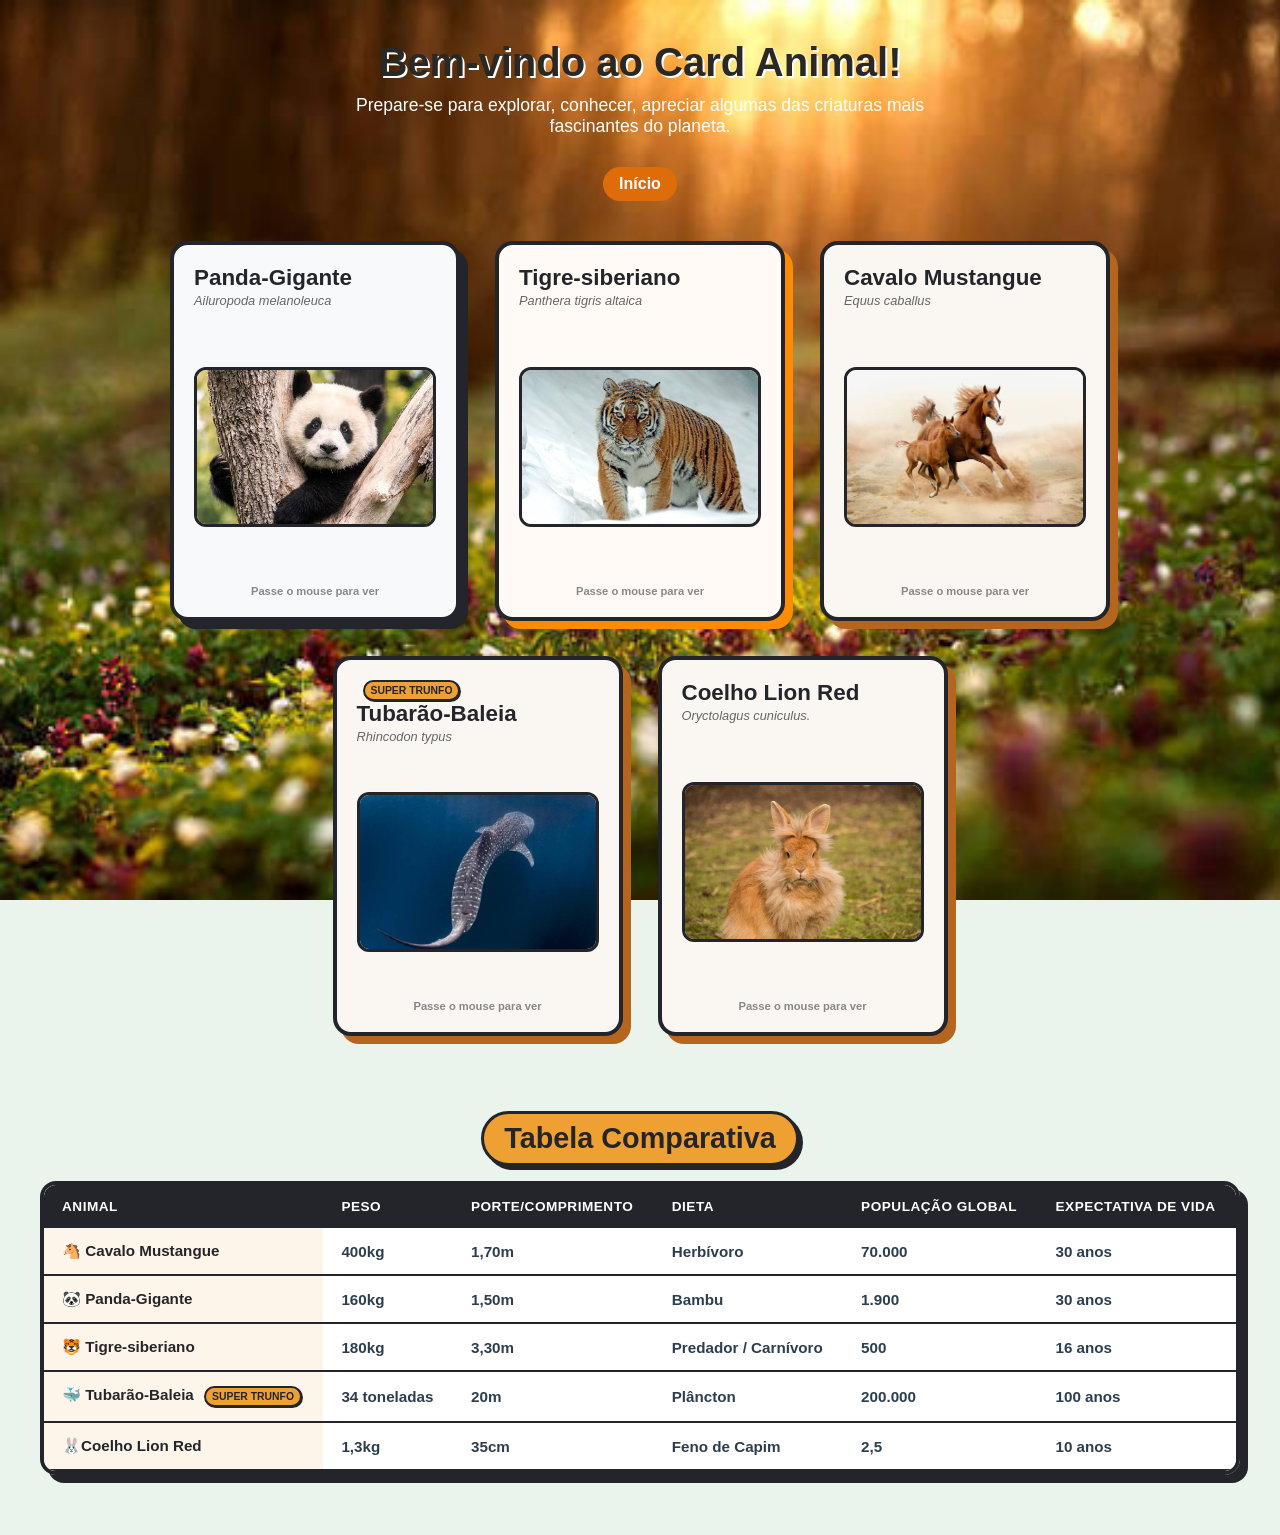
<file: index.html>
<!DOCTYPE html>
<html lang="pt-BR">
<head>
    <meta charset="UTF-8">
    <meta name="viewport" content="width=device-width, initial-scale=1.0">
    <title>Super Trunfo</title>
    <link rel="stylesheet" href="index.css">
</head>
<body>
    <div class="boas-vindas">
        <section class="conteudo-inicio">
            <h1>Bem-vindo ao Card Animal!</h1>
            <p>Prepare-se para explorar, conhecer, apreciar algumas das criaturas mais fascinantes do planeta.</p>
        </section>
    </div> 

    <header class="topo">
        <nav class="menu">
            <a href="index.html" class="link">Início</a>
        </nav>
    </header>

    <main class="container">
        
        <!-- Panda-Gigante -->
        <section class="box-card panda">
            <article class="card">
                <div class="frente">
                    <header class="titulo">
                        <h1>Panda-Gigante</h1>
                        <p>Ailuropoda melanoleuca</p>
                    </header>
                    <figure class="foto">
                        <img src="imagens/panda.jpeg" alt="Panda-Gigante">
                    </figure>
                    <small class="aviso">Passe o mouse para ver</small>
                </div>
                <div class="verso">
                    <h2 class="subtitulo">Ficha Técnica</h2>
                    <dl class="lista">
                        <div class="item"><dt>Peso / Porte</dt> <dd><strong>160kg / 1,50m</strong></dd></div>
                        <div class="item"><dt>Dieta</dt> <dd><strong>Bambu</strong></dd></div>
                        <div class="item"><dt>População</dt> <dd><strong>1.900 na China</strong></dd></div>
                        <div class="item"><dt>Território</dt> <dd><strong>China</strong></dd></div>
                        <div class="item"><dt>Expectativa</dt> <dd><strong>30 anos</strong></dd></div>
                    </dl>
                </div>
            </article>
        </section>

        <!-- Tigre-siberiano -->
        <section class="box-card tigre">
            <article class="card">
                <div class="frente">
                    <header class="titulo">
                        <h1>Tigre-siberiano</h1> 
                        <p>Panthera tigris altaica</p>
                    </header>
                    <figure class="foto">
                        <img src="imagens/tigre.jpeg" alt="Tigre-siberiano">
                    </figure>
                    <small class="aviso">Passe o mouse para ver</small>
                </div>
                <div class="verso">
                    <h2 class="subtitulo">Ficha Técnica</h2>
                    <dl class="lista">
                        <div class="item"><dt>Peso / Porte</dt> <dd><strong>180kg / 3,30m</strong></dd></div>
                        <div class="item"><dt>Dieta</dt> <dd><strong>Predador</strong></dd></div>
                        <div class="item"><dt>População</dt> <dd><strong>500 nat.</strong></dd></div>
                        <div class="item"><dt>Território</dt> <dd><strong>Leste da Rússia</strong></dd></div>
                        <div class="item"><dt>Expectativa</dt> <dd><strong>16 anos</strong></dd></div>
                    </dl>
                </div>
            </article>
        </section>

        <!-- Cavalo Mustangue -->
        <section class="box-card cavalo">
            <article class="card">
                <div class="frente">
                    <header class="titulo">
                        <h1>Cavalo Mustangue</h1> 
                        <p>Equus caballus</p>
                    </header>
                    <figure class="foto">
                        <img src="imagens/cavalo.jpeg" alt="Cavalo Mustangue correndo livre">
                    </figure>
                    <small class="aviso">Passe o mouse para ver</small>
                </div>
                <div class="verso">
                    <h2 class="subtitulo">Ficha Técnica</h2>
                    <dl class="lista">
                        <div class="item"><dt>Peso / Porte</dt> <dd><strong>400kg / 1,70m</strong></dd></div>
                        <div class="item"><dt>Dieta</dt> <dd><strong>Herbívoro</strong></dd></div>
                        <div class="item"><dt>População</dt> <dd><strong>70.000 nat.</strong></dd></div>
                        <div class="item"><dt>Território</dt> <dd><strong>Nevada (EUA)</strong></dd></div>
                        <div class="item"><dt>Expectativa</dt> <dd><strong>30 anos</strong></dd></div>
                    </dl>
                </div>
            </article>
        </section>
        <!--Tubarão Baleia-->
             <section class="box-card tubarão">
            <article class="card">
                <div class="frente">
                    <header class="titulo">
                        <span class="trunfo">SUPER TRUNFO</span>
                        <h1>Tubarão-Baleia</h1>
                        <p>Rhincodon typus</p>
                    </header>
                    <figure class="foto">
                        <img src="imagens/tubarão.jpeg" alt="tubarão">
                    </figure>
                    <small class="aviso">Passe o mouse para ver</small>
                </div>
                <div class="verso">
                    <h2 class="subtitulo">Ficha Técnica</h2>
                    <dl class="lista">
                        <div class="item"><dt>Peso / Porte</dt> <dd><strong>34 toneladas / 20m</strong></dd></div>
                        <div class="item"><dt>Dieta</dt> <dd><strong>Plâncton</strong></dd></div>
                        <div class="item"><dt>População</dt> <dd><strong>200.000 nos oceanos</strong></dd></div>
                        <div class="item"><dt>Território</dt> <dd><strong> não é um animal territorial</strong></dd></div>
                        <div class="item"><dt>Expectativa</dt> <dd><strong>100 anos</strong></dd></div>
                    </dl>
                </div>
            </article>
        </section>
            <!--coelho-->
             <section class="box-card coelho">
            <article class="card">
                <div class="frente">
                    <header class="titulo">
                        <h1>Coelho Lion Red</h1>
                        <p>Oryctolagus cuniculus.</p>
                    </header>
                    <figure class="foto">
                        <img src="imagens/coelho.jpeg" alt="coelho">
                    </figure>
                    <small class="aviso">Passe o mouse para ver</small>
                </div>
                <div class="verso">
                    <h2 class="subtitulo">Ficha Técnica</h2>
                    <dl class="lista">
                        <div class="item"><dt>Peso / Porte</dt> <dd><strong>1,3kg / 35cm</strong></dd></div>
                        <div class="item"><dt>Dieta</dt> <dd><strong>Feno de Capim</strong></dd></div>
                        <div class="item"><dt>População</dt> <dd><strong> 2,5 milhões</strong></dd></div>
                        <div class="item"><dt>Território</dt> <dd><strong>Exclusivamente doméstico</strong></dd></div>
                        <div class="item"><dt>Expectativa</dt> <dd><strong>10 anos</strong></dd></div>
                    </dl>
                </div>
            </article>
        </section>
            <!-- Tabela Comparativa -->
    <section class="tabela-secao">
        <h2 class="tabela-titulo">Tabela Comparativa</h2>
        <div class="tabela-responsiva">
            <table class="tabela-animais">
                <thead>
                    <tr>
                        <th>Animal</th>
                        <th>Peso</th>
                        <th>Porte/Comprimento</th>
                        <th>Dieta</th>
                        <th>População Global</th>
                        <th>Expectativa de Vida</th>
                    </tr>
                </thead>
                <tbody>
                        <td class="animal-nome">🐴 Cavalo Mustangue</td>
                        <td>400kg</td>
                        <td>1,70m</td>
                        <td>Herbívoro</td>
                        <td>70.000</td>
                        <td>30 anos</td>
                    </tr>
                    <tr>
                        <td class="animal-nome">🐼 Panda-Gigante</td>
                        <td>160kg</td>
                        <td>1,50m</td>
                        <td>Bambu</td>
                        <td>1.900</td>
                        <td>30 anos</td>
                    </tr>
                    <tr>
                        <td class="animal-nome">🐯 Tigre-siberiano</td>
                        <td>180kg</td>
                        <td>3,30m</td>
                        <td>Predador / Carnívoro</td>
                        <td>500</td>
                        <td>16 anos</td>
                    </tr>
                     <tr>
                        <td class="animal-nome">🐳 Tubarão-Baleia <span class="trunfo">SUPER TRUNFO</span> </td>
                        <td>34 toneladas</td>
                        <td>20m</td>
                        <td>Plâncton</td>
                        <td>200.000</td>
                        <td>100 anos</td>
                    </tr>
                     <tr>
                        <td class="animal-nome">🐰Coelho Lion Red</td>
                        <td>1,3kg</td>
                        <td>35cm</td>
                        <td>Feno de Capim</td>
                        <td>2,5</td>
                        <td>10 anos</td>
                    </tr>
                </tbody>
            </table>
        </div>
    </section>
    </main>
</body>
</html>
</file>
<file: index.css>
* { 
    margin: 0; 
    padding: 0; 
    box-sizing: border-box; 
    font-family: 'Segoe UI', Roboto, Helvetica, Arial, sans-serif; 
} 

body { 
    background-image: url("imagens/fundo3.jpeg");
    background-color: #eaf4ec;
    background-size: cover;
    background-attachment: fixed;
    display: flex; 
    flex-direction: column;   
    align-items: center;      
    min-height: 100vh;
    padding: 40px 20px;       
    gap: 20px;                
} 
.boas-vindas {
    width: 100%;
    max-width: 600px;
    text-align: center;
    margin-bottom: 10px;
}

.conteudo-inicio h1 {
    font-size: 2.5rem;
    color: #2a2824;
    margin-bottom: 10px;
    text-shadow: 2px 2px 0px #ffffff;
}

.conteudo-inicio p {
    font-size: 1.1rem;
    color: #ffffff;
}

.menu {
    display: flex;
    justify-content: center;
    gap: 15px;
}

.link {
    color: #ffffff;
    text-decoration: none;
    font-weight: 700;
    padding: 8px 16px;
    border-radius: 20px;
    transition: all 0.2s ease;
    background-color: #de6c08;
}

.link:hover {
    background-color: #24252a;
    color: #ffffff;
}

.container {
    display: flex;
    flex-wrap: wrap;        
    justify-content: center; 
    gap: 35px;               
    width: 100%;
    max-width: 1200px;
    padding: 20px 0;      
}

.box-card {
    width: 290px;
    height: 380px; 
    perspective: 1000px; 
}

.card { 
    width: 100%;
    height: 100%;
    position: relative;
    transform-style: preserve-3d; 
    transition: transform 0.6s cubic-bezier(0.4, 0, 0.2, 1);
    cursor: pointer;
} 

.box-card:hover .card {
    transform: rotateY(180deg);
}

.frente, .verso {
    position: absolute;
    width: 100%;
    height: 100%;
    backface-visibility: hidden; 
    border-radius: 18px; 
    border: 4px solid #24252a; 
    padding: 20px;
    display: flex;
    flex-direction: column;
    transition: background-color 0.25s ease, box-shadow 0.25s ease;
}

.frente {
    justify-content: space-between;
}

.verso {
    transform: rotateY(180deg);
    justify-content: flex-start;
}

/* Panda */
.panda .frente {
    background-color: #f8f9fa;
    box-shadow: 8px 8px 0px #24252a;
}
.panda .verso {
    background-color: #f3f4f6;
    box-shadow: -8px 8px 0px #24252a;
}
.panda:hover .frente { box-shadow: 12px 12px 0px #303135; }
.panda:hover .verso { background-image: url("imagens/fundo3.jpeg"); }
.panda .item:hover { background-color: #e5e7eb; }

/* Tigre */
.tigre .frente {
    background-color: #fffaf5;
    box-shadow: 8px 8px 0px #ff8c00;
}
.tigre .verso {
    background-color: #fff5eb;
    box-shadow: -8px 8px 0px #ff8c00;
}
.tigre:hover .frente { box-shadow: 12px 12px 0px #ff8c00; }
.tigre:hover .verso { background-image: url("imagens/fundo3.jpeg"); }
.tigre .item:hover { background-color: #ffe4cc; }

/* Cavalo */
.cavalo .frente {
    background-color: #faf7f2;
    box-shadow: 8px 8px 0px #b5651d;
}
.cavalo .verso {
    background-color: #f5efe6;
    box-shadow: -8px 8px 0px #b5651d;
}
.cavalo:hover .frente { box-shadow: 12px 12px 0px #b5651d; }
.cavalo:hover .verso { background-image: url("imagens/fundo3.jpeg"); }
.cavalo .item:hover { background-color: #ede0cc; }

.tubarão .frente {
    background-color: #faf7f2;
    box-shadow: 8px 8px 0px #b5651d;
}
.tubarão .verso {
    background-color: #f5efe6;
    box-shadow: -8px 8px 0px #b5651d;
}
.tubarão:hover .frente { box-shadow: 12px 12px 0px #b5651d; }
.tubarão:hover .verso { background-image: url("imagens/fundo3.jpeg"); }
.tubarão .item:hover { background-color: #ede0cc; }

.coelho .frente {
    background-color: #faf7f2;
    box-shadow: 8px 8px 0px #b5651d;
}
.coelho .verso {
    background-color: #f5efe6;
    box-shadow: -8px 8px 0px #b5651d;
}
.coelho:hover .frente { box-shadow: 12px 12px 0px #b5651d; }
.coelho:hover .verso { background-image: url("imagens/fundo3.jpeg"); }
.coelho .item:hover { background-color: #ede0cc; }


.titulo h1 {
    font-size: 1.4rem;
    color: #24252a;
    font-weight: 800;
}

.titulo p {
    font-size: 0.8rem;
    font-style: italic;
    color: #666;
    margin-top: 2px;
}

.subtitulo {
    font-size: 1.4rem;
    color: #24252a;
    font-weight: 800;
    text-align: center;
    margin-bottom: 20px;
    padding-bottom: 10px;
    border-bottom: 2px dashed #24252a;
}

.foto {
    width: 100%;         
    height: 160px;
    border: 3px solid #24252a;
    border-radius: 12px;
    overflow: hidden;
    background-color: #e2ece7;
    margin: 0; 
}

.foto img {
    width: 100%;
    height: 100%;
    object-fit: cover;    
}

.aviso {
    font-size: 0.7rem;
    color: #888;
    text-align: center;
    font-weight: 600;
}

dl.lista {
    display: flex;
    flex-direction: column;
    gap: 10px;            
}

.item { 
    display: flex;
    justify-content: space-between;
    align-items: center;
    background-color: #ffffff; 
    color: #2c3e50; 
    font-size: 0.85rem; 
    padding: 8px 12px; 
    border-radius: 8px; 
    border: 2px solid #24252a; 
    transition: background-color 0.2s ease;
}

.item dt {
    font-weight: 700;
    color: #555;
}

.item dd {
    font-weight: 800;
    color: #24252a;
}

.tabela-secao {
    width: 100%;
    max-width: 1200px;
    margin-top: 40px;
    display: flex;
    flex-direction: column;
    align-items: center;
    gap: 15px;
}

.tabela-titulo {
    font-size: 1.8rem;
    color: #24252a;
    background-color: #efa032;
    padding: 8px 20px;
    border: 3px solid #24252a;
    border-radius: 50px;
    box-shadow: 4px 4px 0px #24252a;
}

.tabela-responsiva {
    width: 100%;
    overflow-x: auto; 
    border: 4px solid #24252a;
    border-radius: 16px;
    box-shadow: 8px 8px 0px #24252a;
}

.tabela-animais {
    width: 100%;
    border-collapse: collapse;
    background-color: #ffffff;
    font-size: 0.95rem;
    text-align: left;
}

.tabela-animais th {
    background-color: #24252a;
    color: #ffffff;
    padding: 14px 18px;
    font-weight: 700;
    text-transform: uppercase;
    font-size: 0.85rem;
    letter-spacing: 0.5px;
}

.tabela-animais td {
    padding: 14px 18px;
    border-bottom: 2px solid #24252a;
    color: #2c3e50;
    font-weight: 600;
}

.tabela-animais td.animal-nome {
    font-weight: 800;
    color: #24252a;
    background-color: rgba(239, 160, 50, 0.1);
}

.trunfo {
    display: inline-block;
    font-size: 0.65rem;
    font-weight: 900;
    color: #24252a;
    background-color: #efa032;
    padding: 3px 6px;
    margin-left: 6px;
    border: 2px solid #24252a;
    border-radius: 80px;
    box-shadow: 1px 1px 0px #24252a;
}
</file>
